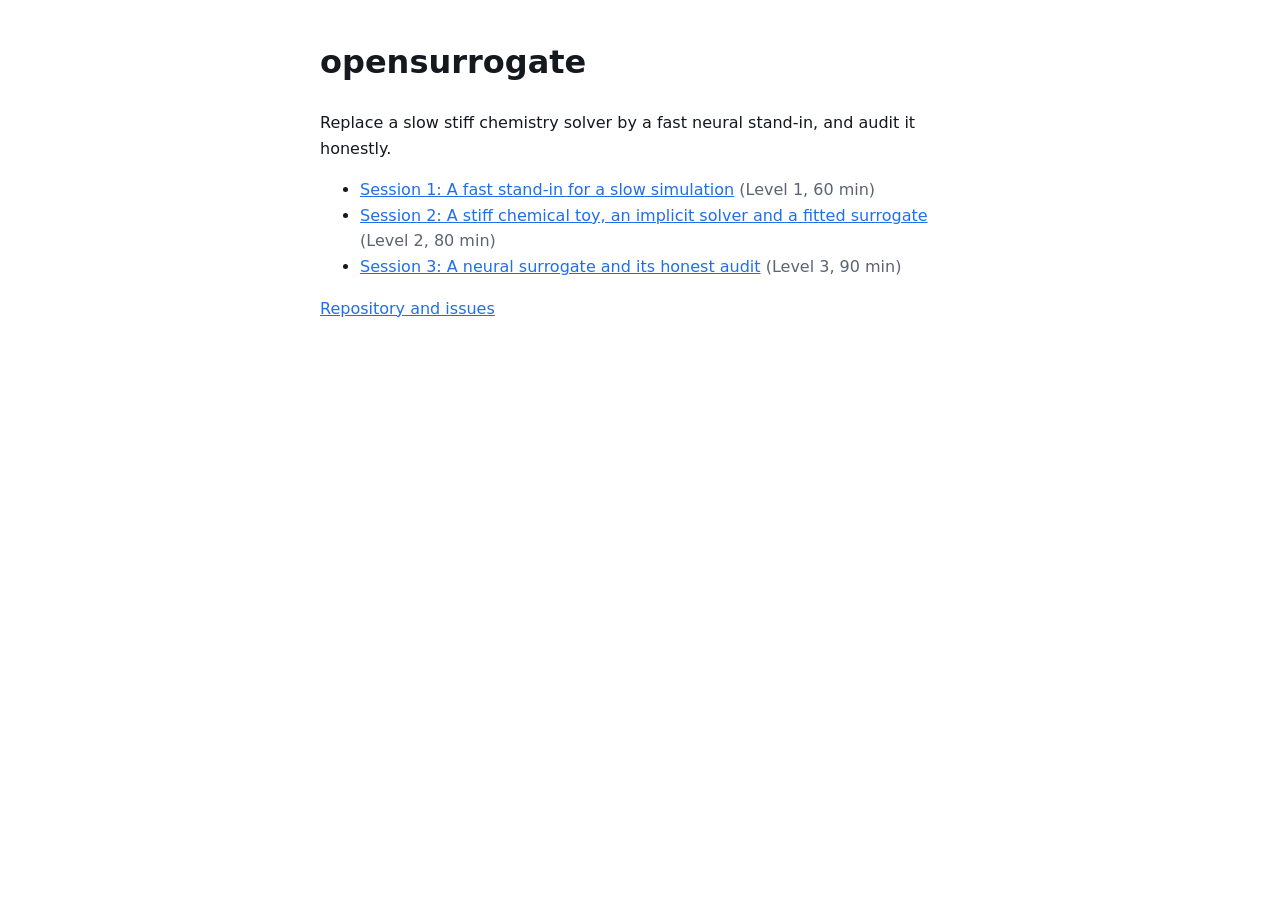
<file: site/index.html>
<!doctype html>
<html lang="en"><head><meta charset="utf-8"><meta name="viewport" content="width=device-width, initial-scale=1">
<title>opensurrogate live apps</title>
<style>
:root{--bg:#fff;--fg:#14181f;--muted:#5b6472;--accent:#1f6feb}
@media(prefers-color-scheme:dark){:root{--bg:#0e1116;--fg:#e6e9ee;--muted:#9aa3b2;--accent:#58a6ff}}
body{margin:0;padding:16px;background:var(--bg);color:var(--fg);font:16px/1.6 system-ui,sans-serif}
main{max-width:640px;margin:0 auto} a{color:var(--accent)} span{color:var(--muted)}
</style></head><body><main>
<h1>opensurrogate</h1><p>Replace a slow stiff chemistry solver by a fast neural stand-in, and audit it honestly.</p>
<ul>
    <li><a href="session-01/">Session 1: A fast stand-in for a slow simulation</a> <span>(Level 1, 60 min)</span></li>
    <li><a href="session-02/">Session 2: A stiff chemical toy, an implicit solver and a fitted surrogate</a> <span>(Level 2, 80 min)</span></li>
    <li><a href="session-03/">Session 3: A neural surrogate and its honest audit</a> <span>(Level 3, 90 min)</span></li>
</ul>
<p><a href="https://github.com/KrunalPanchal1995/opensurrogate">Repository and issues</a></p>
</main></body></html>
</file>
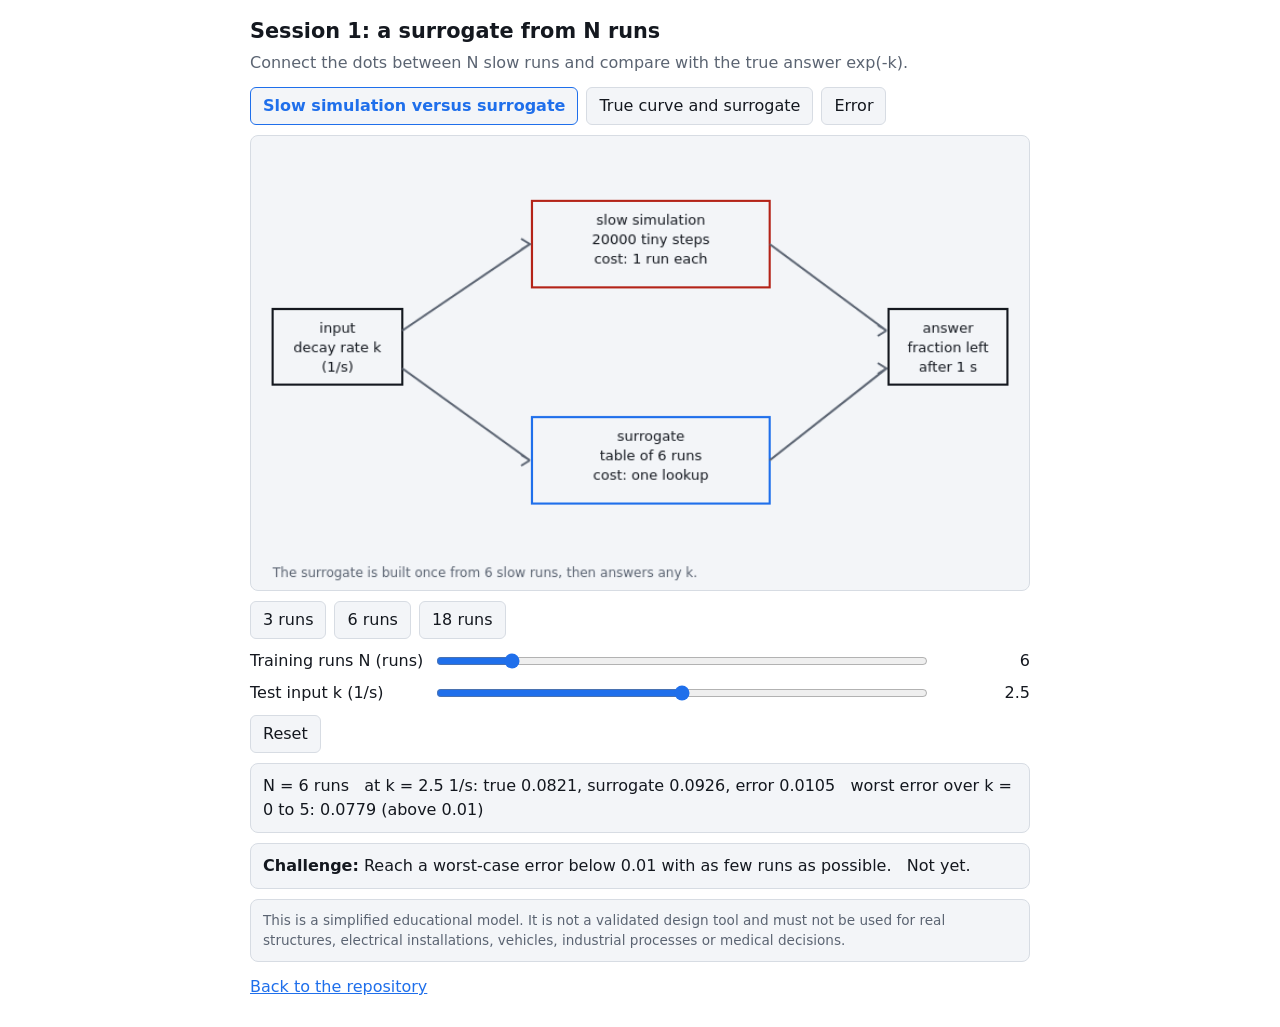
<file: sessions/session-01/app.html>
<!doctype html>
<html lang="en">
<head>
<meta charset="utf-8">
<meta name="viewport" content="width=device-width, initial-scale=1">
<title>Session 1: a surrogate from N runs</title>
<style>
  :root { --bg:#ffffff; --fg:#14181f; --muted:#5b6472; --card:#f3f5f8; --accent:#1f6feb; --good:#1a7f37; --bad:#b42318; --line:#d7dce3; }
  @media (prefers-color-scheme: dark) { :root { --bg:#0e1116; --fg:#e6e9ee; --muted:#9aa3b2; --card:#171b22; --accent:#58a6ff; --good:#3fb950; --bad:#f97066; --line:#2a313c; } }
  * { box-sizing: border-box; }
  body { margin:0; padding:16px; background:var(--bg); color:var(--fg); font:16px/1.5 system-ui, sans-serif; }
  main { max-width: 780px; margin: 0 auto; }
  h1 { font-size: 1.3rem; margin: 0 0 4px; }
  p.sub { margin: 0 0 12px; color: var(--muted); }
  .scroll { overflow-x:auto; }
  canvas { width:100%; min-width:560px; height:auto; background:var(--card); border:1px solid var(--line); border-radius:8px; display:block; }
  .sr { position:absolute; left:-9999px; }
  .bar { display:flex; flex-wrap:wrap; gap:8px; margin:10px 0; }
  button { font:inherit; padding:6px 12px; border:1px solid var(--line); background:var(--card); color:var(--fg); border-radius:6px; cursor:pointer; }
  button[aria-pressed="true"] { border-color:var(--accent); color:var(--accent); font-weight:600; }
  button:focus-visible, input:focus-visible { outline:3px solid var(--accent); outline-offset:2px; }
  .row { display:grid; grid-template-columns: 11rem 1fr 6rem; gap:8px; align-items:center; margin:8px 0; }
  .row output { text-align:right; font-variant-numeric: tabular-nums; }
  @media (max-width: 560px) { .row { grid-template-columns: 1fr; gap:2px; } .row output { text-align:left; } }
  input[type=range] { width:100%; accent-color: var(--accent); }
  #readout, #challenge, .note { margin-top:10px; padding:10px 12px; background:var(--card); border-radius:8px; border:1px solid var(--line); }
  #challenge[data-ok="true"] { border-color:var(--good); } #challenge[data-ok="true"] b { color:var(--good); }
  .note { font-size:.85rem; color:var(--muted); }
  a { color: var(--accent); }
</style>
</head>
<body>
<main>
  <h1>Session 1: a surrogate from N runs</h1>
  <p class="sub">Connect the dots between N slow runs and compare with the true answer exp(-k).</p>
  <div class="bar" id="graphs" role="group" aria-label="Choose a graph"></div>
  <div class="scroll"><canvas id="c" width="720" height="420" role="img" aria-label="Session 1: a surrogate from N runs: interactive plot"></canvas></div>
  <div class="bar" id="presets" role="group" aria-label="Presets"></div>
  <div id="controls"></div>
  <div class="bar"><button id="reset" type="button">Reset</button></div>
  <div id="readout"></div>
  <div id="challenge" hidden></div>
  <div id="status" class="sr" aria-live="polite"></div>
  <p class="note">This is a simplified educational model. It is not a validated design tool and must not be used for real structures, electrical installations, vehicles, industrial processes or medical decisions.</p>
  <p class="sub"><a href="https://github.com/KrunalPanchal1995/opensurrogate">Back to the repository</a></p>
</main>
<script>
"use strict";
const PARAMS = [{"id": "N", "label": "Training runs N", "min": 2, "max": 30, "step": 1, "value": 6, "unit": "runs"}, {"id": "k", "label": "Test input k", "min": 0, "max": 5, "step": 0.1, "value": 2.5, "unit": "1/s"}];
const GRAPHS = [{"id": "pipe", "label": "Slow simulation versus surrogate", "diagram": true}, {"id": "fit", "label": "True curve and surrogate"}, {"id": "err", "label": "Error"}];
const PRESETS = [{"label": "3 runs", "values": {"N": 3, "k": 1.25}}, {"label": "6 runs", "values": {"N": 6, "k": 2.5}}, {"label": "18 runs", "values": {"N": 18, "k": 2.5}}];
const CHALLENGE = "Reach a worst-case error below 0.01 with as few runs as possible.";
const CHALLENGE_SOLUTION = {"N": 18, "k": 2.5};
const challengeTest = CHALLENGE ? (p) => (p.N >= 18) : null;
const cv = document.getElementById("c"), ctx = cv.getContext("2d");
const W = cv.width, H = cv.height, p = {};
let graph = GRAPHS.length ? GRAPHS[0].id : "main";
const css = n => getComputedStyle(document.documentElement).getPropertyValue(n).trim();
const fmt = v => (Math.abs(v) >= 1000 || (Math.abs(v) > 0 && Math.abs(v) < 0.01)) ? v.toExponential(2) : String(+v.toPrecision(4));
function readout(html) {
  document.getElementById("readout").innerHTML = html;
  cv.setAttribute("aria-label", document.title + ". " + html.replace(/<[^>]+>/g, " ").replace(/&nbsp;/g, " "));  // screen readers get the numbers
}
let lastOk = null;
// ---- plotting helpers: every graph gets labelled axes with units ----
function niceTicks(lo, hi, n) {
  const raw = (hi - lo) / n, mag = Math.pow(10, Math.floor(Math.log10(raw))), f = raw / mag;
  const step = (f < 1.5 ? 1 : f < 3 ? 2 : f < 7 ? 5 : 10) * mag, out = [];
  for (let v = Math.ceil(lo / step - 1e-9) * step; v <= hi + 1e-9; v += step) out.push(+v.toPrecision(12));
  return out;
}
function axes(o, C) {
  const L = 66, R = 16, T = 34, B = 50, w = W - L - R, h = H - T - B;
  const X = v => L + (v - o.x[0]) / (o.x[1] - o.x[0]) * w, Y = v => T + h - (v - o.y[0]) / (o.y[1] - o.y[0]) * h;
  ctx.lineWidth = 1; ctx.font = "12px system-ui";
  for (const xv of niceTicks(o.x[0], o.x[1], 6)) {
    ctx.strokeStyle = C.line; ctx.beginPath(); ctx.moveTo(X(xv), T); ctx.lineTo(X(xv), T + h); ctx.stroke();
    ctx.fillStyle = C.muted; ctx.textAlign = "center"; ctx.fillText(fmt(xv), X(xv), T + h + 16);
  }
  for (const yv of niceTicks(o.y[0], o.y[1], 5)) {
    ctx.strokeStyle = C.line; ctx.beginPath(); ctx.moveTo(L, Y(yv)); ctx.lineTo(L + w, Y(yv)); ctx.stroke();
    ctx.fillStyle = C.muted; ctx.textAlign = "right"; ctx.fillText(fmt(yv), L - 6, Y(yv) + 4);
  }
  ctx.strokeStyle = C.fg; ctx.beginPath(); ctx.moveTo(L, T); ctx.lineTo(L, T + h); ctx.lineTo(L + w, T + h); ctx.stroke();
  ctx.fillStyle = C.fg; ctx.textAlign = "center"; ctx.font = "13px system-ui";
  ctx.fillText(o.xl, L + w / 2, H - 8);
  ctx.save(); ctx.translate(14, T + h / 2); ctx.rotate(-Math.PI / 2); ctx.fillText(o.yl, 0, 0); ctx.restore();
  ctx.font = "bold 13px system-ui"; ctx.fillText(o.title || "", L + w / 2, 20);
  return { X, Y, L, T, w, h };
}
function curve(f, a, color, x0, x1, n) {
  n = n || 160; ctx.save(); ctx.beginPath(); ctx.rect(a.L, a.T, a.w, a.h); ctx.clip();   // never draw outside the plot area
  ctx.strokeStyle = color; ctx.lineWidth = 2.5; ctx.beginPath();
  for (let i = 0; i <= n; i++) { const x = x0 + (x1 - x0) * i / n, y = f(x); i ? ctx.lineTo(a.X(x), a.Y(y)) : ctx.moveTo(a.X(x), a.Y(y)); }
  ctx.stroke(); ctx.restore();
}
function dot(a, x, y, color, label) {
  ctx.fillStyle = color; ctx.beginPath(); ctx.arc(a.X(x), a.Y(y), 6, 0, 2 * Math.PI); ctx.fill();
  if (label) { ctx.textAlign = "left"; ctx.font = "12px system-ui"; ctx.fillText(label, a.X(x) + 9, a.Y(y) - 8); }
}
function draw() {
  ctx.clearRect(0, 0, W, H);
  const C = { fg: css("--fg"), muted: css("--muted"), accent: css("--accent"), line: css("--line"), good: css("--good"), bad: css("--bad") };
  
const TK = 5, n = Math.round(p.N), ys = i => Math.exp(-TK * i / (n - 1));
const sur = k => { const x = k / TK * (n - 1), i = Math.min(Math.floor(x), n - 2), f = x - i; return ys(i) * (1 - f) + ys(i + 1) * f; };
let worst = 0; for (let j = 0; j <= 500; j++) { const k = TK * j / 500; worst = Math.max(worst, Math.abs(sur(k) - Math.exp(-k))); }
const truth = Math.exp(-p.k), est = sur(p.k);
if (graph === "pipe") {
  const box = (x, y, w, h, t, col) => { ctx.strokeStyle = col; ctx.lineWidth = 2; ctx.strokeRect(x, y, w, h); ctx.fillStyle = C.fg; ctx.font = "13px system-ui"; ctx.textAlign = "center"; t.forEach((s, i) => ctx.fillText(s, x + w / 2, y + 22 + 18 * i)); };
  const arrow = (x0, y0, x1, y1) => { ctx.strokeStyle = C.muted; ctx.lineWidth = 2; ctx.beginPath(); ctx.moveTo(x0, y0); ctx.lineTo(x1, y1); ctx.lineTo(x1 - 8, y1 - 5); ctx.moveTo(x1, y1); ctx.lineTo(x1 - 8, y1 + 5); ctx.stroke(); };
  box(20, 160, 120, 70, ["input", "decay rate k", "(1/s)"], C.fg);
  box(260, 60, 220, 80, ["slow simulation", "20000 tiny steps", "cost: 1 run each"], C.bad);
  box(260, 260, 220, 80, ["surrogate", "table of " + n + " runs", "cost: one lookup"], C.accent);
  box(590, 160, 110, 70, ["answer", "fraction left", "after 1 s"], C.fg);
  arrow(140, 180, 258, 100); arrow(140, 215, 258, 300); arrow(480, 100, 588, 180); arrow(480, 300, 588, 215);
  ctx.fillStyle = C.muted; ctx.font = "12px system-ui"; ctx.textAlign = "left"; ctx.fillText("The surrogate is built once from " + n + " slow runs, then answers any k.", 20, H - 12);
} else if (graph === "fit") {
  const A = axes({ x: [0, 5], y: [0, 1.05], xl: "decay rate k (1/s)", yl: "fraction left after 1 s", title: "True answer and surrogate from " + n + " runs" }, C);
  curve(k => Math.exp(-k), A, C.muted, 0, 5);
  curve(sur, A, C.accent, 0, 5, 400);
  for (let i = 0; i < n; i++) dot(A, TK * i / (n - 1), ys(i), C.good, "");
  dot(A, p.k, est, C.bad, "test k");
  ctx.font = "12px system-ui"; ctx.textAlign = "left"; ctx.fillStyle = C.muted; ctx.fillText("grey: true exp(-k)", A.L + 10, A.T + 16);
  ctx.fillStyle = C.accent; ctx.fillText("blue: surrogate; green dots: training runs", A.L + 10, A.T + 32);
} else {
  const A = axes({ x: [0, 5], y: [0, 0.5], xl: "decay rate k (1/s)", yl: "absolute error (fraction)", title: "Error of the surrogate" }, C);
  curve(k => Math.abs(sur(k) - Math.exp(-k)), A, C.accent, 0, 5, 500);
  curve(() => 0.01, A, C.bad, 0, 5, 2);
  dot(A, p.k, Math.abs(est - truth), C.bad, "test k");
  ctx.fillStyle = C.bad; ctx.font = "12px system-ui"; ctx.textAlign = "left"; ctx.fillText("red line: target error 0.01", A.L + 10, A.Y(0.01) - 6);
}
readout("N = " + n + " runs &nbsp; at k = " + fmt(p.k) + " 1/s: true " + truth.toFixed(4) + ", surrogate " + est.toFixed(4) + ", error " + Math.abs(est - truth).toFixed(4) + " &nbsp; worst error over k = 0 to 5: " + worst.toFixed(4) + (worst < 0.01 ? " (below 0.01)" : " (above 0.01)"));

  const ch = document.getElementById("challenge");
  if (challengeTest) { const ok = !!challengeTest(p); ch.hidden = false; ch.dataset.ok = String(ok);
    ch.innerHTML = "<b>Challenge:</b> " + CHALLENGE + " &nbsp; " + (ok ? "<b>Done!</b>" : "Not yet.");
    if (ok !== lastOk) { document.getElementById("status").textContent = ok ? "Challenge done." : "Challenge not yet done."; lastOk = ok; } }
}
const box = document.getElementById("controls");
const inputs = {};
for (const q of PARAMS) {
  p[q.id] = q.value;
  const row = document.createElement("div"); row.className = "row";
  row.innerHTML = `<label for="${q.id}">${q.label} (${q.unit || "no unit"})</label>` +
    `<input id="${q.id}" type="range" min="${q.min}" max="${q.max}" step="${q.step}" value="${q.value}">` +
    `<output for="${q.id}">${q.value}</output>`;
  const inp = row.querySelector("input"), out = row.querySelector("output");
  inputs[q.id] = [inp, out];
  inp.addEventListener("input", () => { p[q.id] = +inp.value; out.textContent = inp.value; draw(); });
  box.appendChild(row);
}
function setAll(vals) { for (const k in vals) { p[k] = vals[k]; if (inputs[k]) { inputs[k][0].value = vals[k]; inputs[k][1].textContent = vals[k]; } } draw(); }
const DEFAULTS = Object.assign({}, p);
document.getElementById("reset").addEventListener("click", () => setAll(DEFAULTS));
for (const g of GRAPHS) {
  const b = document.createElement("button"); b.type = "button"; b.textContent = g.label;
  b.setAttribute("aria-pressed", String(g.id === graph));
  b.addEventListener("click", () => { graph = g.id; for (const x of document.querySelectorAll("#graphs button")) x.setAttribute("aria-pressed", String(x === b)); draw(); });
  document.getElementById("graphs").appendChild(b);
}
for (const pr of PRESETS) {
  const b = document.createElement("button"); b.type = "button"; b.textContent = pr.label;
  b.addEventListener("click", () => setAll(pr.values));
  document.getElementById("presets").appendChild(b);
}
matchMedia("(prefers-color-scheme: dark)").addEventListener("change", draw);
draw();
</script>
</body>
</html>
</file>
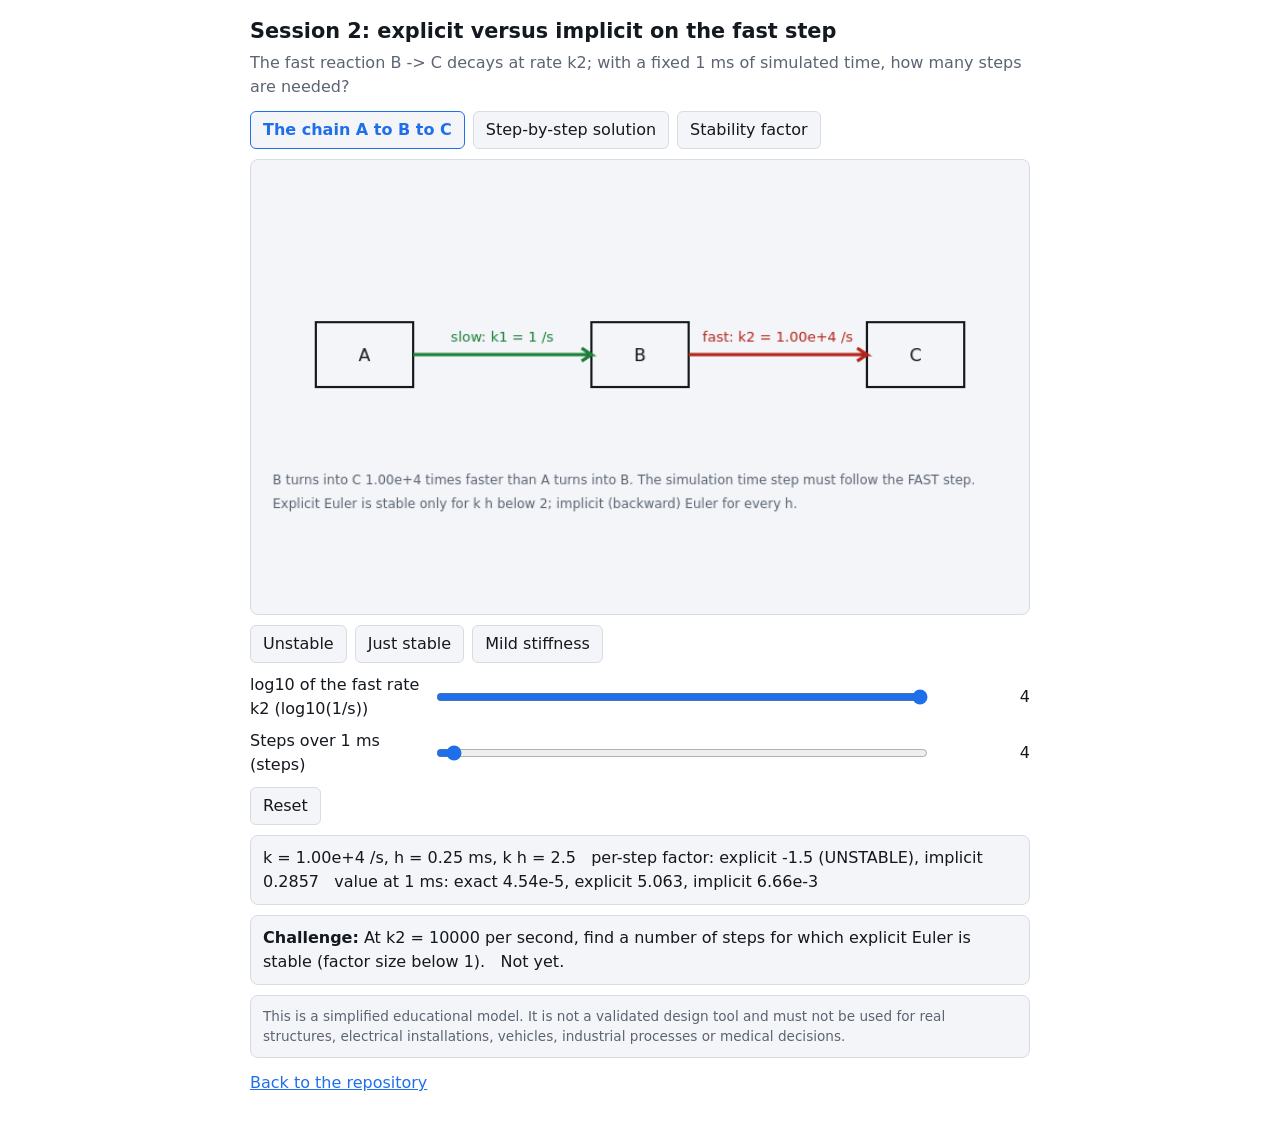
<file: sessions/session-02/app.html>
<!doctype html>
<html lang="en">
<head>
<meta charset="utf-8">
<meta name="viewport" content="width=device-width, initial-scale=1">
<title>Session 2: explicit versus implicit on the fast step</title>
<style>
  :root { --bg:#ffffff; --fg:#14181f; --muted:#5b6472; --card:#f3f5f8; --accent:#1f6feb; --good:#1a7f37; --bad:#b42318; --line:#d7dce3; }
  @media (prefers-color-scheme: dark) { :root { --bg:#0e1116; --fg:#e6e9ee; --muted:#9aa3b2; --card:#171b22; --accent:#58a6ff; --good:#3fb950; --bad:#f97066; --line:#2a313c; } }
  * { box-sizing: border-box; }
  body { margin:0; padding:16px; background:var(--bg); color:var(--fg); font:16px/1.5 system-ui, sans-serif; }
  main { max-width: 780px; margin: 0 auto; }
  h1 { font-size: 1.3rem; margin: 0 0 4px; }
  p.sub { margin: 0 0 12px; color: var(--muted); }
  .scroll { overflow-x:auto; }
  canvas { width:100%; min-width:560px; height:auto; background:var(--card); border:1px solid var(--line); border-radius:8px; display:block; }
  .sr { position:absolute; left:-9999px; }
  .bar { display:flex; flex-wrap:wrap; gap:8px; margin:10px 0; }
  button { font:inherit; padding:6px 12px; border:1px solid var(--line); background:var(--card); color:var(--fg); border-radius:6px; cursor:pointer; }
  button[aria-pressed="true"] { border-color:var(--accent); color:var(--accent); font-weight:600; }
  button:focus-visible, input:focus-visible { outline:3px solid var(--accent); outline-offset:2px; }
  .row { display:grid; grid-template-columns: 11rem 1fr 6rem; gap:8px; align-items:center; margin:8px 0; }
  .row output { text-align:right; font-variant-numeric: tabular-nums; }
  @media (max-width: 560px) { .row { grid-template-columns: 1fr; gap:2px; } .row output { text-align:left; } }
  input[type=range] { width:100%; accent-color: var(--accent); }
  #readout, #challenge, .note { margin-top:10px; padding:10px 12px; background:var(--card); border-radius:8px; border:1px solid var(--line); }
  #challenge[data-ok="true"] { border-color:var(--good); } #challenge[data-ok="true"] b { color:var(--good); }
  .note { font-size:.85rem; color:var(--muted); }
  a { color: var(--accent); }
</style>
</head>
<body>
<main>
  <h1>Session 2: explicit versus implicit on the fast step</h1>
  <p class="sub">The fast reaction B -> C decays at rate k2; with a fixed 1 ms of simulated time, how many steps are needed?</p>
  <div class="bar" id="graphs" role="group" aria-label="Choose a graph"></div>
  <div class="scroll"><canvas id="c" width="720" height="420" role="img" aria-label="Session 2: explicit versus implicit on the fast step: interactive plot"></canvas></div>
  <div class="bar" id="presets" role="group" aria-label="Presets"></div>
  <div id="controls"></div>
  <div class="bar"><button id="reset" type="button">Reset</button></div>
  <div id="readout"></div>
  <div id="challenge" hidden></div>
  <div id="status" class="sr" aria-live="polite"></div>
  <p class="note">This is a simplified educational model. It is not a validated design tool and must not be used for real structures, electrical installations, vehicles, industrial processes or medical decisions.</p>
  <p class="sub"><a href="https://github.com/KrunalPanchal1995/opensurrogate">Back to the repository</a></p>
</main>
<script>
"use strict";
const PARAMS = [{"id": "logk", "label": "log10 of the fast rate k2", "min": 1, "max": 4, "step": 0.1, "value": 4, "unit": "log10(1/s)"}, {"id": "n", "label": "Steps over 1 ms", "min": 2, "max": 100, "step": 1, "value": 4, "unit": "steps"}];
const GRAPHS = [{"id": "chain", "label": "The chain A to B to C", "diagram": true}, {"id": "run", "label": "Step-by-step solution"}, {"id": "stab", "label": "Stability factor"}];
const PRESETS = [{"label": "Unstable", "values": {"logk": 4, "n": 4}}, {"label": "Just stable", "values": {"logk": 4, "n": 6}}, {"label": "Mild stiffness", "values": {"logk": 2, "n": 4}}];
const CHALLENGE = "At k2 = 10000 per second, find a number of steps for which explicit Euler is stable (factor size below 1).";
const CHALLENGE_SOLUTION = {"logk": 4, "n": 6};
const challengeTest = CHALLENGE ? (p) => (p.logk >= 4 && Math.abs(1 - Math.pow(10, p.logk) * 1e-3 / p.n) < 1) : null;
const cv = document.getElementById("c"), ctx = cv.getContext("2d");
const W = cv.width, H = cv.height, p = {};
let graph = GRAPHS.length ? GRAPHS[0].id : "main";
const css = n => getComputedStyle(document.documentElement).getPropertyValue(n).trim();
const fmt = v => (Math.abs(v) >= 1000 || (Math.abs(v) > 0 && Math.abs(v) < 0.01)) ? v.toExponential(2) : String(+v.toPrecision(4));
function readout(html) {
  document.getElementById("readout").innerHTML = html;
  cv.setAttribute("aria-label", document.title + ". " + html.replace(/<[^>]+>/g, " ").replace(/&nbsp;/g, " "));  // screen readers get the numbers
}
let lastOk = null;
// ---- plotting helpers: every graph gets labelled axes with units ----
function niceTicks(lo, hi, n) {
  const raw = (hi - lo) / n, mag = Math.pow(10, Math.floor(Math.log10(raw))), f = raw / mag;
  const step = (f < 1.5 ? 1 : f < 3 ? 2 : f < 7 ? 5 : 10) * mag, out = [];
  for (let v = Math.ceil(lo / step - 1e-9) * step; v <= hi + 1e-9; v += step) out.push(+v.toPrecision(12));
  return out;
}
function axes(o, C) {
  const L = 66, R = 16, T = 34, B = 50, w = W - L - R, h = H - T - B;
  const X = v => L + (v - o.x[0]) / (o.x[1] - o.x[0]) * w, Y = v => T + h - (v - o.y[0]) / (o.y[1] - o.y[0]) * h;
  ctx.lineWidth = 1; ctx.font = "12px system-ui";
  for (const xv of niceTicks(o.x[0], o.x[1], 6)) {
    ctx.strokeStyle = C.line; ctx.beginPath(); ctx.moveTo(X(xv), T); ctx.lineTo(X(xv), T + h); ctx.stroke();
    ctx.fillStyle = C.muted; ctx.textAlign = "center"; ctx.fillText(fmt(xv), X(xv), T + h + 16);
  }
  for (const yv of niceTicks(o.y[0], o.y[1], 5)) {
    ctx.strokeStyle = C.line; ctx.beginPath(); ctx.moveTo(L, Y(yv)); ctx.lineTo(L + w, Y(yv)); ctx.stroke();
    ctx.fillStyle = C.muted; ctx.textAlign = "right"; ctx.fillText(fmt(yv), L - 6, Y(yv) + 4);
  }
  ctx.strokeStyle = C.fg; ctx.beginPath(); ctx.moveTo(L, T); ctx.lineTo(L, T + h); ctx.lineTo(L + w, T + h); ctx.stroke();
  ctx.fillStyle = C.fg; ctx.textAlign = "center"; ctx.font = "13px system-ui";
  ctx.fillText(o.xl, L + w / 2, H - 8);
  ctx.save(); ctx.translate(14, T + h / 2); ctx.rotate(-Math.PI / 2); ctx.fillText(o.yl, 0, 0); ctx.restore();
  ctx.font = "bold 13px system-ui"; ctx.fillText(o.title || "", L + w / 2, 20);
  return { X, Y, L, T, w, h };
}
function curve(f, a, color, x0, x1, n) {
  n = n || 160; ctx.save(); ctx.beginPath(); ctx.rect(a.L, a.T, a.w, a.h); ctx.clip();   // never draw outside the plot area
  ctx.strokeStyle = color; ctx.lineWidth = 2.5; ctx.beginPath();
  for (let i = 0; i <= n; i++) { const x = x0 + (x1 - x0) * i / n, y = f(x); i ? ctx.lineTo(a.X(x), a.Y(y)) : ctx.moveTo(a.X(x), a.Y(y)); }
  ctx.stroke(); ctx.restore();
}
function dot(a, x, y, color, label) {
  ctx.fillStyle = color; ctx.beginPath(); ctx.arc(a.X(x), a.Y(y), 6, 0, 2 * Math.PI); ctx.fill();
  if (label) { ctx.textAlign = "left"; ctx.font = "12px system-ui"; ctx.fillText(label, a.X(x) + 9, a.Y(y) - 8); }
}
function draw() {
  ctx.clearRect(0, 0, W, H);
  const C = { fg: css("--fg"), muted: css("--muted"), accent: css("--accent"), line: css("--line"), good: css("--good"), bad: css("--bad") };
  
const k = Math.pow(10, p.logk), T = 1e-3, n = Math.round(p.n), h = T / n, kh = k * h;
const fx = 1 - kh, fi = 1 / (1 + kh);
const clampY = v => Math.max(-2.2, Math.min(2.2, v));
if (graph === "chain") {
  const box = (x, y, t) => { ctx.strokeStyle = C.fg; ctx.lineWidth = 2; ctx.strokeRect(x, y, 90, 60); ctx.fillStyle = C.fg; ctx.font = "16px system-ui"; ctx.textAlign = "center"; ctx.fillText(t, x + 45, y + 36); };
  const arrow = (x0, x1, y, t, col) => { ctx.strokeStyle = col; ctx.lineWidth = 3; ctx.beginPath(); ctx.moveTo(x0, y); ctx.lineTo(x1, y); ctx.lineTo(x1 - 9, y - 6); ctx.moveTo(x1, y); ctx.lineTo(x1 - 9, y + 6); ctx.stroke(); ctx.fillStyle = col; ctx.font = "13px system-ui"; ctx.fillText(t, (x0 + x1) / 2, y - 12); };
  box(60, 150, "A"); box(315, 150, "B"); box(570, 150, "C");
  arrow(150, 315, 180, "slow: k1 = 1 /s", C.good); arrow(405, 570, 180, "fast: k2 = " + fmt(k) + " /s", C.bad);
  ctx.fillStyle = C.muted; ctx.font = "12px system-ui"; ctx.textAlign = "left";
  ctx.fillText("B turns into C " + fmt(k) + " times faster than A turns into B. The simulation time step must follow the FAST step.", 20, 300);
  ctx.fillText("Explicit Euler is stable only for k h below 2; implicit (backward) Euler for every h.", 20, 322);
} else if (graph === "run") {
  const A = axes({ x: [0, 1], y: [-2.2, 2.2], xl: "time (ms)", yl: "B (fraction of start, clipped at +-2.2)", title: "Fast step B -> C with " + n + " steps of " + fmt(h * 1e3) + " ms" }, C);
  curve(t => Math.exp(-k * t * 1e-3), A, C.muted, 0, 1, 300);
  const line = (fac, col) => { ctx.strokeStyle = col; ctx.lineWidth = 2; ctx.beginPath(); for (let i = 0; i <= n; i++) { const x = A.X(i / n), y = A.Y(clampY(Math.pow(fac, i))); i ? ctx.lineTo(x, y) : ctx.moveTo(x, y); } ctx.stroke(); ctx.fillStyle = col; for (let i = 0; i <= n; i++) ctx.fillRect(A.X(i / n) - 2, A.Y(clampY(Math.pow(fac, i))) - 2, 4, 4); };
  line(fx, C.bad); line(fi, C.accent);
  ctx.font = "12px system-ui"; ctx.textAlign = "left"; ctx.fillStyle = C.muted; ctx.fillText("grey: exact exp(-k t)", A.L + 10, A.T + 16);
  ctx.fillStyle = C.bad; ctx.fillText("red: explicit Euler (1 - k h)^i", A.L + 10, A.T + 32); ctx.fillStyle = C.accent; ctx.fillText("blue: implicit Euler (1 + k h)^-i", A.L + 10, A.T + 48);
} else {
  const A = axes({ x: [0, 6], y: [0, 4], xl: "k h (no unit)", yl: "factor per step |amplification|", title: "Stability: explicit Euler needs |1 - k h| below 1" }, C);
  curve(x => Math.abs(1 - x), A, C.bad, 0, 6); curve(x => 1 / (1 + x), A, C.accent, 0, 6); curve(() => 1, A, C.muted, 0, 6, 2);
  dot(A, Math.min(kh, 6), Math.min(Math.abs(fx), 4), C.bad, "explicit"); dot(A, Math.min(kh, 6), fi, C.accent, "implicit");
  ctx.font = "12px system-ui"; ctx.textAlign = "left"; ctx.fillStyle = C.muted; ctx.fillText("grey line: factor 1 (neither grows nor decays)", A.L + 10, A.Y(1) - 6);
}
readout("k = " + fmt(k) + " /s, h = " + fmt(h * 1e3) + " ms, k h = " + fmt(kh) + " &nbsp; per-step factor: explicit " + fmt(fx) + " (" + (Math.abs(fx) <= 1 ? "stable" : "UNSTABLE") + "), implicit " + fmt(fi) + " &nbsp; value at 1 ms: exact " + fmt(Math.exp(-k * T)) + ", explicit " + fmt(Math.pow(fx, n)) + ", implicit " + fmt(Math.pow(fi, n)));

  const ch = document.getElementById("challenge");
  if (challengeTest) { const ok = !!challengeTest(p); ch.hidden = false; ch.dataset.ok = String(ok);
    ch.innerHTML = "<b>Challenge:</b> " + CHALLENGE + " &nbsp; " + (ok ? "<b>Done!</b>" : "Not yet.");
    if (ok !== lastOk) { document.getElementById("status").textContent = ok ? "Challenge done." : "Challenge not yet done."; lastOk = ok; } }
}
const box = document.getElementById("controls");
const inputs = {};
for (const q of PARAMS) {
  p[q.id] = q.value;
  const row = document.createElement("div"); row.className = "row";
  row.innerHTML = `<label for="${q.id}">${q.label} (${q.unit || "no unit"})</label>` +
    `<input id="${q.id}" type="range" min="${q.min}" max="${q.max}" step="${q.step}" value="${q.value}">` +
    `<output for="${q.id}">${q.value}</output>`;
  const inp = row.querySelector("input"), out = row.querySelector("output");
  inputs[q.id] = [inp, out];
  inp.addEventListener("input", () => { p[q.id] = +inp.value; out.textContent = inp.value; draw(); });
  box.appendChild(row);
}
function setAll(vals) { for (const k in vals) { p[k] = vals[k]; if (inputs[k]) { inputs[k][0].value = vals[k]; inputs[k][1].textContent = vals[k]; } } draw(); }
const DEFAULTS = Object.assign({}, p);
document.getElementById("reset").addEventListener("click", () => setAll(DEFAULTS));
for (const g of GRAPHS) {
  const b = document.createElement("button"); b.type = "button"; b.textContent = g.label;
  b.setAttribute("aria-pressed", String(g.id === graph));
  b.addEventListener("click", () => { graph = g.id; for (const x of document.querySelectorAll("#graphs button")) x.setAttribute("aria-pressed", String(x === b)); draw(); });
  document.getElementById("graphs").appendChild(b);
}
for (const pr of PRESETS) {
  const b = document.createElement("button"); b.type = "button"; b.textContent = pr.label;
  b.addEventListener("click", () => setAll(pr.values));
  document.getElementById("presets").appendChild(b);
}
matchMedia("(prefers-color-scheme: dark)").addEventListener("change", draw);
draw();
</script>
</body>
</html>
</file>
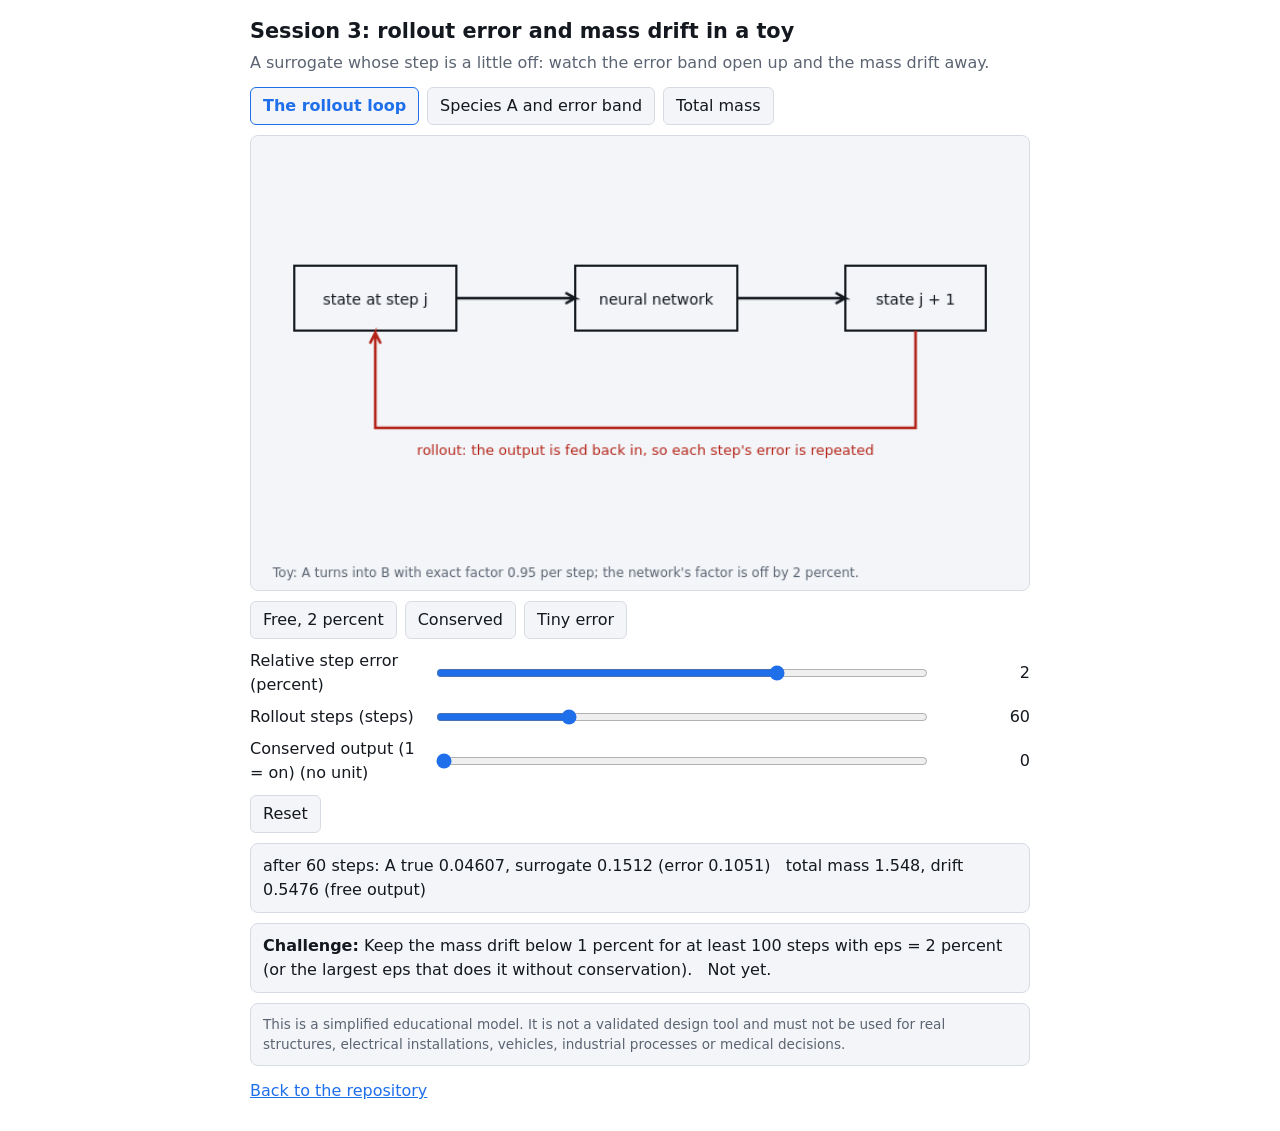
<file: sessions/session-03/app.html>
<!doctype html>
<html lang="en">
<head>
<meta charset="utf-8">
<meta name="viewport" content="width=device-width, initial-scale=1">
<title>Session 3: rollout error and mass drift in a toy</title>
<style>
  :root { --bg:#ffffff; --fg:#14181f; --muted:#5b6472; --card:#f3f5f8; --accent:#1f6feb; --good:#1a7f37; --bad:#b42318; --line:#d7dce3; }
  @media (prefers-color-scheme: dark) { :root { --bg:#0e1116; --fg:#e6e9ee; --muted:#9aa3b2; --card:#171b22; --accent:#58a6ff; --good:#3fb950; --bad:#f97066; --line:#2a313c; } }
  * { box-sizing: border-box; }
  body { margin:0; padding:16px; background:var(--bg); color:var(--fg); font:16px/1.5 system-ui, sans-serif; }
  main { max-width: 780px; margin: 0 auto; }
  h1 { font-size: 1.3rem; margin: 0 0 4px; }
  p.sub { margin: 0 0 12px; color: var(--muted); }
  .scroll { overflow-x:auto; }
  canvas { width:100%; min-width:560px; height:auto; background:var(--card); border:1px solid var(--line); border-radius:8px; display:block; }
  .sr { position:absolute; left:-9999px; }
  .bar { display:flex; flex-wrap:wrap; gap:8px; margin:10px 0; }
  button { font:inherit; padding:6px 12px; border:1px solid var(--line); background:var(--card); color:var(--fg); border-radius:6px; cursor:pointer; }
  button[aria-pressed="true"] { border-color:var(--accent); color:var(--accent); font-weight:600; }
  button:focus-visible, input:focus-visible { outline:3px solid var(--accent); outline-offset:2px; }
  .row { display:grid; grid-template-columns: 11rem 1fr 6rem; gap:8px; align-items:center; margin:8px 0; }
  .row output { text-align:right; font-variant-numeric: tabular-nums; }
  @media (max-width: 560px) { .row { grid-template-columns: 1fr; gap:2px; } .row output { text-align:left; } }
  input[type=range] { width:100%; accent-color: var(--accent); }
  #readout, #challenge, .note { margin-top:10px; padding:10px 12px; background:var(--card); border-radius:8px; border:1px solid var(--line); }
  #challenge[data-ok="true"] { border-color:var(--good); } #challenge[data-ok="true"] b { color:var(--good); }
  .note { font-size:.85rem; color:var(--muted); }
  a { color: var(--accent); }
</style>
</head>
<body>
<main>
  <h1>Session 3: rollout error and mass drift in a toy</h1>
  <p class="sub">A surrogate whose step is a little off: watch the error band open up and the mass drift away.</p>
  <div class="bar" id="graphs" role="group" aria-label="Choose a graph"></div>
  <div class="scroll"><canvas id="c" width="720" height="420" role="img" aria-label="Session 3: rollout error and mass drift in a toy: interactive plot"></canvas></div>
  <div class="bar" id="presets" role="group" aria-label="Presets"></div>
  <div id="controls"></div>
  <div class="bar"><button id="reset" type="button">Reset</button></div>
  <div id="readout"></div>
  <div id="challenge" hidden></div>
  <div id="status" class="sr" aria-live="polite"></div>
  <p class="note">This is a simplified educational model. It is not a validated design tool and must not be used for real structures, electrical installations, vehicles, industrial processes or medical decisions.</p>
  <p class="sub"><a href="https://github.com/KrunalPanchal1995/opensurrogate">Back to the repository</a></p>
</main>
<script>
"use strict";
const PARAMS = [{"id": "eps", "label": "Relative step error", "min": -5, "max": 5, "step": 0.01, "value": 2, "unit": "percent"}, {"id": "n", "label": "Rollout steps", "min": 10, "max": 200, "step": 10, "value": 60, "unit": "steps"}, {"id": "cons", "label": "Conserved output (1 = on)", "min": 0, "max": 1, "step": 1, "value": 0, "unit": ""}];
const GRAPHS = [{"id": "loop", "label": "The rollout loop", "diagram": true}, {"id": "A", "label": "Species A and error band"}, {"id": "mass", "label": "Total mass"}];
const PRESETS = [{"label": "Free, 2 percent", "values": {"eps": 2, "n": 60, "cons": 0}}, {"label": "Conserved", "values": {"eps": 2, "n": 60, "cons": 1}}, {"label": "Tiny error", "values": {"eps": 0.04, "n": 100, "cons": 0}}];
const CHALLENGE = "Keep the mass drift below 1 percent for at least 100 steps with eps = 2 percent (or the largest eps that does it without conservation).";
const CHALLENGE_SOLUTION = {"eps": 2, "n": 100, "cons": 1};
const challengeTest = CHALLENGE ? (p) => (p.n >= 100 && (p.cons === 1 || Math.abs(p.eps) <= 0.04)) : null;
const cv = document.getElementById("c"), ctx = cv.getContext("2d");
const W = cv.width, H = cv.height, p = {};
let graph = GRAPHS.length ? GRAPHS[0].id : "main";
const css = n => getComputedStyle(document.documentElement).getPropertyValue(n).trim();
const fmt = v => (Math.abs(v) >= 1000 || (Math.abs(v) > 0 && Math.abs(v) < 0.01)) ? v.toExponential(2) : String(+v.toPrecision(4));
function readout(html) {
  document.getElementById("readout").innerHTML = html;
  cv.setAttribute("aria-label", document.title + ". " + html.replace(/<[^>]+>/g, " ").replace(/&nbsp;/g, " "));  // screen readers get the numbers
}
let lastOk = null;
// ---- plotting helpers: every graph gets labelled axes with units ----
function niceTicks(lo, hi, n) {
  const raw = (hi - lo) / n, mag = Math.pow(10, Math.floor(Math.log10(raw))), f = raw / mag;
  const step = (f < 1.5 ? 1 : f < 3 ? 2 : f < 7 ? 5 : 10) * mag, out = [];
  for (let v = Math.ceil(lo / step - 1e-9) * step; v <= hi + 1e-9; v += step) out.push(+v.toPrecision(12));
  return out;
}
function axes(o, C) {
  const L = 66, R = 16, T = 34, B = 50, w = W - L - R, h = H - T - B;
  const X = v => L + (v - o.x[0]) / (o.x[1] - o.x[0]) * w, Y = v => T + h - (v - o.y[0]) / (o.y[1] - o.y[0]) * h;
  ctx.lineWidth = 1; ctx.font = "12px system-ui";
  for (const xv of niceTicks(o.x[0], o.x[1], 6)) {
    ctx.strokeStyle = C.line; ctx.beginPath(); ctx.moveTo(X(xv), T); ctx.lineTo(X(xv), T + h); ctx.stroke();
    ctx.fillStyle = C.muted; ctx.textAlign = "center"; ctx.fillText(fmt(xv), X(xv), T + h + 16);
  }
  for (const yv of niceTicks(o.y[0], o.y[1], 5)) {
    ctx.strokeStyle = C.line; ctx.beginPath(); ctx.moveTo(L, Y(yv)); ctx.lineTo(L + w, Y(yv)); ctx.stroke();
    ctx.fillStyle = C.muted; ctx.textAlign = "right"; ctx.fillText(fmt(yv), L - 6, Y(yv) + 4);
  }
  ctx.strokeStyle = C.fg; ctx.beginPath(); ctx.moveTo(L, T); ctx.lineTo(L, T + h); ctx.lineTo(L + w, T + h); ctx.stroke();
  ctx.fillStyle = C.fg; ctx.textAlign = "center"; ctx.font = "13px system-ui";
  ctx.fillText(o.xl, L + w / 2, H - 8);
  ctx.save(); ctx.translate(14, T + h / 2); ctx.rotate(-Math.PI / 2); ctx.fillText(o.yl, 0, 0); ctx.restore();
  ctx.font = "bold 13px system-ui"; ctx.fillText(o.title || "", L + w / 2, 20);
  return { X, Y, L, T, w, h };
}
function curve(f, a, color, x0, x1, n) {
  n = n || 160; ctx.save(); ctx.beginPath(); ctx.rect(a.L, a.T, a.w, a.h); ctx.clip();   // never draw outside the plot area
  ctx.strokeStyle = color; ctx.lineWidth = 2.5; ctx.beginPath();
  for (let i = 0; i <= n; i++) { const x = x0 + (x1 - x0) * i / n, y = f(x); i ? ctx.lineTo(a.X(x), a.Y(y)) : ctx.moveTo(a.X(x), a.Y(y)); }
  ctx.stroke(); ctx.restore();
}
function dot(a, x, y, color, label) {
  ctx.fillStyle = color; ctx.beginPath(); ctx.arc(a.X(x), a.Y(y), 6, 0, 2 * Math.PI); ctx.fill();
  if (label) { ctx.textAlign = "left"; ctx.font = "12px system-ui"; ctx.fillText(label, a.X(x) + 9, a.Y(y) - 8); }
}
function draw() {
  ctx.clearRect(0, 0, W, H);
  const C = { fg: css("--fg"), muted: css("--muted"), accent: css("--accent"), line: css("--line"), good: css("--good"), bad: css("--bad") };
  
const a = 0.95, e = p.eps / 100, q = a * (1 + e), n = Math.round(p.n), cons = Math.round(p.cons) === 1;
const At = [1], As = [1], tot = [1]; let B = 0;
for (let j = 0; j < 200; j++) { B += (1 - a) * (1 + e) * As[j]; At.push(At[j] * a); As.push(As[j] * q); tot.push(cons ? 1 : As[j + 1] + B); }
let hi = 1.2, lo = 0.8; for (let j = 0; j <= n; j++) { hi = Math.max(hi, tot[j]); lo = Math.min(lo, tot[j]); }
if (graph === "loop") {
  const box = (x, y, w, t) => { ctx.strokeStyle = C.fg; ctx.lineWidth = 2; ctx.strokeRect(x, y, w, 60); ctx.fillStyle = C.fg; ctx.font = "14px system-ui"; ctx.textAlign = "center"; ctx.fillText(t, x + w / 2, y + 36); };
  const arrow = (x0, y0, x1, y1, col) => { ctx.strokeStyle = col; ctx.lineWidth = 2.5; ctx.beginPath(); ctx.moveTo(x0, y0); ctx.lineTo(x1, y1); ctx.lineTo(x1 - 9, y1 - 5); ctx.moveTo(x1, y1); ctx.lineTo(x1 - 9, y1 + 5); ctx.stroke(); };
  box(40, 120, 150, "state at step j"); box(300, 120, 150, "neural network"); box(550, 120, 130, "state j + 1");
  arrow(190, 150, 300, 150, C.fg); arrow(450, 150, 550, 150, C.fg);
  ctx.strokeStyle = C.bad; ctx.lineWidth = 2.5; ctx.beginPath(); ctx.moveTo(615, 180); ctx.lineTo(615, 270); ctx.lineTo(115, 270); ctx.lineTo(115, 182); ctx.lineTo(110, 192); ctx.moveTo(115, 182); ctx.lineTo(120, 192); ctx.stroke();
  ctx.fillStyle = C.bad; ctx.font = "13px system-ui"; ctx.textAlign = "center"; ctx.fillText("rollout: the output is fed back in, so each step's error is repeated", 365, 295);
  ctx.fillStyle = C.muted; ctx.font = "12px system-ui"; ctx.textAlign = "left"; ctx.fillText("Toy: A turns into B with exact factor 0.95 per step; the network's factor is off by " + fmt(p.eps) + " percent.", 20, H - 12);
} else if (graph === "A") {
  const A = axes({ x: [0, 200], y: [0, 1.05], xl: "rollout step", yl: "species A (fraction)", title: "Rollout: true A and surrogate A" }, C);
  ctx.fillStyle = C.accent; ctx.globalAlpha = 0.25; ctx.beginPath(); for (let j = 0; j <= n; j++) { const x = A.X(j), y = A.Y(Math.min(1.05, As[j])); j ? ctx.lineTo(x, y) : ctx.moveTo(x, y); } for (let j = n; j >= 0; j--) ctx.lineTo(A.X(j), A.Y(At[j])); ctx.closePath(); ctx.fill(); ctx.globalAlpha = 1;
  curve(j => Math.pow(a, j), A, C.muted, 0, n, 200); curve(j => Math.min(1.05, Math.pow(q, j)), A, C.accent, 0, n, 200);
  ctx.font = "12px system-ui"; ctx.textAlign = "left"; ctx.fillStyle = C.muted; ctx.fillText("grey: true A = 0.95^j", A.L + 10, A.T + 16); ctx.fillStyle = C.accent; ctx.fillText("blue: surrogate A; shaded band = error", A.L + 10, A.T + 32);
} else {
  const A = axes({ x: [0, 200], y: [Math.floor(lo * 10) / 10 - 0.1, Math.ceil(hi * 10) / 10 + 0.1], xl: "rollout step", yl: "total mass A + B (fraction)", title: cons ? "Conserved output: total stays 1" : "Free output: total mass drifts" }, C);
  curve(() => 1, A, C.muted, 0, 200, 2); curve(j => tot[Math.min(200, Math.max(0, Math.round(j)))], A, cons ? C.good : C.bad, 0, n, 200);
  ctx.font = "12px system-ui"; ctx.textAlign = "left"; ctx.fillStyle = C.muted; ctx.fillText("grey line: exact total 1", A.L + 10, A.T + 16);
}
readout("after " + n + " steps: A true " + fmt(At[n]) + ", surrogate " + fmt(As[n]) + " (error " + fmt(Math.abs(As[n] - At[n])) + ") &nbsp; total mass " + fmt(tot[n]) + ", drift " + fmt(tot[n] - 1) + (cons ? " (conserved output)" : " (free output)"));

  const ch = document.getElementById("challenge");
  if (challengeTest) { const ok = !!challengeTest(p); ch.hidden = false; ch.dataset.ok = String(ok);
    ch.innerHTML = "<b>Challenge:</b> " + CHALLENGE + " &nbsp; " + (ok ? "<b>Done!</b>" : "Not yet.");
    if (ok !== lastOk) { document.getElementById("status").textContent = ok ? "Challenge done." : "Challenge not yet done."; lastOk = ok; } }
}
const box = document.getElementById("controls");
const inputs = {};
for (const q of PARAMS) {
  p[q.id] = q.value;
  const row = document.createElement("div"); row.className = "row";
  row.innerHTML = `<label for="${q.id}">${q.label} (${q.unit || "no unit"})</label>` +
    `<input id="${q.id}" type="range" min="${q.min}" max="${q.max}" step="${q.step}" value="${q.value}">` +
    `<output for="${q.id}">${q.value}</output>`;
  const inp = row.querySelector("input"), out = row.querySelector("output");
  inputs[q.id] = [inp, out];
  inp.addEventListener("input", () => { p[q.id] = +inp.value; out.textContent = inp.value; draw(); });
  box.appendChild(row);
}
function setAll(vals) { for (const k in vals) { p[k] = vals[k]; if (inputs[k]) { inputs[k][0].value = vals[k]; inputs[k][1].textContent = vals[k]; } } draw(); }
const DEFAULTS = Object.assign({}, p);
document.getElementById("reset").addEventListener("click", () => setAll(DEFAULTS));
for (const g of GRAPHS) {
  const b = document.createElement("button"); b.type = "button"; b.textContent = g.label;
  b.setAttribute("aria-pressed", String(g.id === graph));
  b.addEventListener("click", () => { graph = g.id; for (const x of document.querySelectorAll("#graphs button")) x.setAttribute("aria-pressed", String(x === b)); draw(); });
  document.getElementById("graphs").appendChild(b);
}
for (const pr of PRESETS) {
  const b = document.createElement("button"); b.type = "button"; b.textContent = pr.label;
  b.addEventListener("click", () => setAll(pr.values));
  document.getElementById("presets").appendChild(b);
}
matchMedia("(prefers-color-scheme: dark)").addEventListener("change", draw);
draw();
</script>
</body>
</html>
</file>
